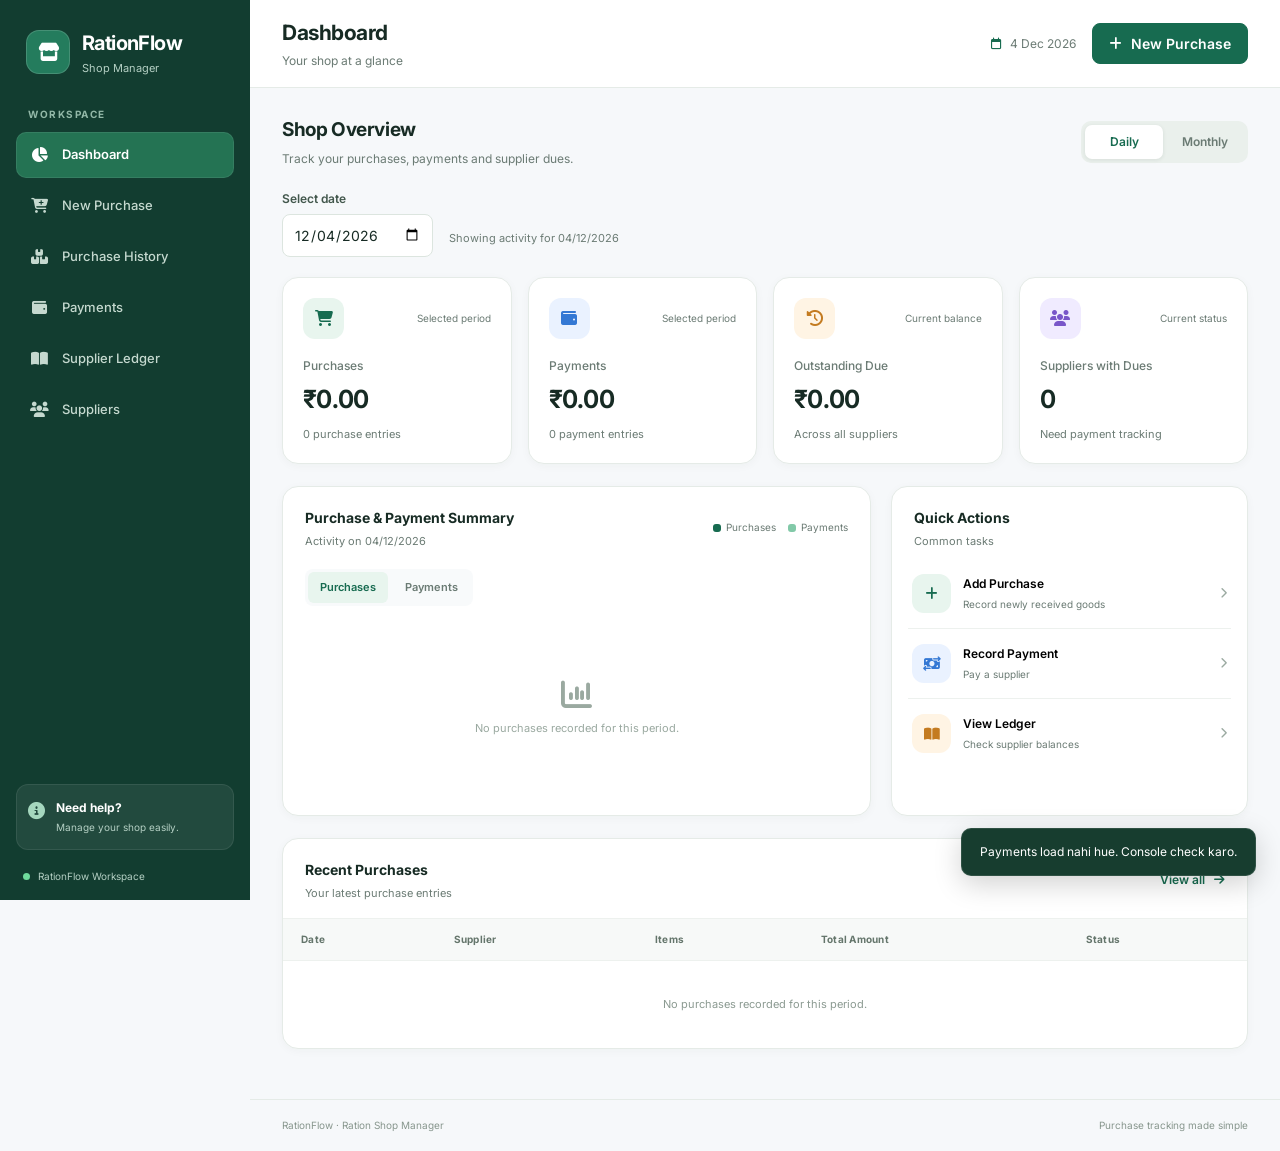
<file: frontend/index.html>
<!DOCTYPE html>
<html lang="en">
<head>
    <meta charset="UTF-8">
    <meta name="viewport" content="width=device-width, initial-scale=1.0">
    <meta name="theme-color" content="#176b50">

    <title>RationFlow | Ration Shop Manager</title>

    <link rel="preconnect" href="https://fonts.googleapis.com">
    <link rel="preconnect" href="https://fonts.gstatic.com" crossorigin>
    <link href="https://fonts.googleapis.com/css2?family=Inter:wght@400;500;600;700&display=swap" rel="stylesheet">
    <link href="https://cdnjs.cloudflare.com/ajax/libs/font-awesome/6.5.2/css/all.min.css" rel="stylesheet">
    <link rel="stylesheet" href="style.css">
    <script src="script.js" defer></script>
</head>

<body>
<div class="app-layout">

    <!-- SIDEBAR -->
    <aside class="sidebar" id="sidebar">
        <a href="#" class="brand" data-go="dashboard">
            <span class="brand-icon"><i class="fa-solid fa-store"></i></span>
            <span>
                <strong>RationFlow</strong>
                <small>Shop Manager</small>
            </span>
        </a>

        <div class="sidebar-label">WORKSPACE</div>

        <nav class="sidebar-nav">
            <button class="nav-item active" data-page="dashboard">
                <i class="fa-solid fa-chart-pie"></i>
                <span>Dashboard</span>
            </button>

            <button class="nav-item" data-page="purchase">
                <i class="fa-solid fa-cart-plus"></i>
                <span>New Purchase</span>
            </button>

            <button class="nav-item" data-page="history">
                <i class="fa-solid fa-boxes-stacked"></i>
                <span>Purchase History</span>
            </button>

            <button class="nav-item" data-page="payments">
                <i class="fa-solid fa-wallet"></i>
                <span>Payments</span>
            </button>

            <button class="nav-item" data-page="ledger">
                <i class="fa-solid fa-book-open"></i>
                <span>Supplier Ledger</span>
            </button>

            <button class="nav-item" data-page="suppliers">
                <i class="fa-solid fa-users"></i>
                <span>Suppliers</span>
            </button>
        </nav>

        <div class="sidebar-bottom">
            <div class="sidebar-help">
                <i class="fa-solid fa-circle-info"></i>
                <div>
                    <strong>Need help?</strong>
                    <small>Manage your shop easily.</small>
                </div>
            </div>
            <div class="sidebar-footer">
                <span class="status-dot"></span>
                <span>RationFlow Workspace</span>
            </div>
        </div>
    </aside>

    <!-- MAIN AREA -->
    <main class="main-area">

        <!-- TOP BAR -->
        <header class="topbar">
            <div class="topbar-left">
                <button class="icon-button menu-toggle" id="menu-toggle"
                        aria-label="Toggle menu">
                    <i class="fa-solid fa-bars"></i>
                </button>

                <div>
                    <h1 id="page-title">Dashboard</h1>
                    <p id="page-subtitle">Your shop at a glance</p>
                </div>
            </div>

            <div class="topbar-right">
                <div class="today-label">
                    <i class="fa-regular fa-calendar"></i>
                    <span id="current-date">Today</span>
                </div>

                <button class="primary-button" id="top-add-purchase">
                    <i class="fa-solid fa-plus"></i>
                    <span>New Purchase</span>
                </button>
            </div>
        </header>

        <div class="page-container">

            <!-- ================= DASHBOARD ================= -->
            <section class="page" id="dashboard-page">

                <div class="welcome-row">
                    <div>
                        <h2>Shop Overview</h2>
                        <p>Track your purchases, payments and supplier dues.</p>
                    </div>

                    <div class="period-control">
                        <button class="period-button active" data-period="daily">
                            Daily
                        </button>
                        <button class="period-button" data-period="monthly">
                            Monthly
                        </button>
                    </div>
                </div>

                <div class="filter-row">
                    <div class="filter-field" id="daily-filter">
                        <label for="dashboard-date">Select date</label>
                        <input type="date" id="dashboard-date">
                    </div>

                    <div class="filter-field hidden" id="monthly-filter">
                        <label for="dashboard-month">Select month</label>
                        <input type="month" id="dashboard-month">
                    </div>

                    <span class="filter-note" id="period-label">
                        Showing today's activity
                    </span>
                </div>

                <!-- SUMMARY CARDS -->
                <div class="stats-grid">

                    <article class="stat-card">
                        <div class="stat-top">
                            <span class="stat-icon green">
                                <i class="fa-solid fa-cart-shopping"></i>
                            </span>
                            <span class="stat-caption">Selected period</span>
                        </div>
                        <p class="stat-label">Purchases</p>
                        <h3 id="total-purchases">₹0</h3>
                        <p class="stat-description">
                            <span id="purchase-count">0</span> purchase entries
                        </p>
                    </article>

                    <article class="stat-card">
                        <div class="stat-top">
                            <span class="stat-icon blue">
                                <i class="fa-solid fa-wallet"></i>
                            </span>
                            <span class="stat-caption">Selected period</span>
                        </div>
                        <p class="stat-label">Payments</p>
                        <h3 id="total-payments">₹0</h3>
                        <p class="stat-description">
                            <span id="payment-count">0</span> payment entries
                        </p>
                    </article>

                    <article class="stat-card">
                        <div class="stat-top">
                            <span class="stat-icon orange">
                                <i class="fa-solid fa-clock-rotate-left"></i>
                            </span>
                            <span class="stat-caption">Current balance</span>
                        </div>
                        <p class="stat-label">Outstanding Due</p>
                        <h3 id="current-due">₹0</h3>
                        <p class="stat-description">Across all suppliers</p>
                    </article>

                    <article class="stat-card">
                        <div class="stat-top">
                            <span class="stat-icon purple">
                                <i class="fa-solid fa-users"></i>
                            </span>
                            <span class="stat-caption">Current status</span>
                        </div>
                        <p class="stat-label">Suppliers with Dues</p>
                        <h3 id="suppliers-with-dues">0</h3>
                        <p class="stat-description">Need payment tracking</p>
                    </article>

                </div>

                <!-- CHART + QUICK ACTIONS -->
                <div class="dashboard-grid">

                    <article class="panel chart-panel">
                        <div class="panel-heading">
                            <div>
                                <h3>Purchase & Payment Summary</h3>
                                <p id="chart-subtitle">Activity during the selected day</p>
                            </div>

                            <div class="chart-legend">
                                <span><i class="legend-dot purchase-dot"></i> Purchases</span>
                                <span><i class="legend-dot payment-dot"></i> Payments</span>
                            </div>
                        </div>

                        <div class="chart-switch">
                            <button class="chart-tab active" data-chart="purchases">
                                Purchases
                            </button>
                            <button class="chart-tab" data-chart="payments">
                                Payments
                            </button>
                        </div>

                        <div id="dashboard-chart" class="chart-area">
                            <div class="chart-placeholder">
                                <i class="fa-solid fa-chart-column"></i>
                                <p>Your chart will appear here when data is available.</p>
                            </div>
                        </div>
                    </article>

                    <article class="panel quick-actions-panel">
                        <div class="panel-heading">
                            <div>
                                <h3>Quick Actions</h3>
                                <p>Common tasks</p>
                            </div>
                        </div>

                        <button class="quick-action" data-go="purchase">
                            <span class="quick-action-icon green">
                                <i class="fa-solid fa-plus"></i>
                            </span>
                            <span>
                                <strong>Add Purchase</strong>
                                <small>Record newly received goods</small>
                            </span>
                            <i class="fa-solid fa-chevron-right"></i>
                        </button>

                        <button class="quick-action" data-go="payments">
                            <span class="quick-action-icon blue">
                                <i class="fa-solid fa-money-bill-transfer"></i>
                            </span>
                            <span>
                                <strong>Record Payment</strong>
                                <small>Pay a supplier</small>
                            </span>
                            <i class="fa-solid fa-chevron-right"></i>
                        </button>

                        <button class="quick-action" data-go="ledger">
                            <span class="quick-action-icon orange">
                                <i class="fa-solid fa-book-open"></i>
                            </span>
                            <span>
                                <strong>View Ledger</strong>
                                <small>Check supplier balances</small>
                            </span>
                            <i class="fa-solid fa-chevron-right"></i>
                        </button>
                    </article>

                </div>

                <!-- RECENT ACTIVITY -->
                <article class="panel recent-panel">
                    <div class="panel-heading">
                        <div>
                            <h3>Recent Purchases</h3>
                            <p>Your latest purchase entries</p>
                        </div>
                        <button class="text-button" data-go="history">
                            View all <i class="fa-solid fa-arrow-right"></i>
                        </button>
                    </div>

                    <div class="table-wrapper">
                        <table>
                            <thead>
                            <tr>
                                <th>Date</th>
                                <th>Supplier</th>
                                <th>Items</th>
                                <th>Total Amount</th>
                                <th>Status</th>
                            </tr>
                            </thead>
                            <tbody id="recent-purchases">
                            <tr>
                                <td colspan="5" class="empty-state">
                                    No purchases recorded yet.
                                </td>
                            </tr>
                            </tbody>
                        </table>
                    </div>
                </article>

            </section>

            <!-- ================= NEW PURCHASE ================= -->
            <section class="page hidden" id="purchase-page">

                <div class="section-intro">
                    <div>
                        <h2>Record New Purchase</h2>
                        <p>Enter the goods received from your supplier.</p>
                    </div>
                </div>

                <form id="purchase-form">

                    <article class="panel form-panel">
                        <div class="form-section-title">
                            <span class="section-number">01</span>
                            <div>
                                <h3>Purchase Details</h3>
                                <p>Supplier and purchase date</p>
                            </div>
                        </div>

                        <div class="form-grid two-columns">
                            <div class="form-field">
                                <label for="supplier-name">Supplier Name *</label>
                                <input id="supplier-name" name="supplierName"
                                       type="text" placeholder="Enter supplier name"
                                       list="supplier-options" required>
                                <datalist id="supplier-options"></datalist>
                            </div>

                            <div class="form-field">
                                <label for="purchase-date">Purchase Date *</label>
                                <input id="purchase-date" name="purchaseDate"
                                       type="date" required>
                            </div>
                        </div>
                    </article>

                    <article class="panel form-panel">
                        <div class="form-section-title">
                            <span class="section-number">02</span>
                            <div>
                                <h3>Items Purchased</h3>
                                <p>Add each product included in this purchase.</p>
                            </div>
                        </div>

                        <div class="items-table-header">
                            <span>Item Name</span>
                            <span>Price / Unit (₹)</span>
                            <span>Quantity</span>
                            <span>Item Total</span>
                            <span></span>
                        </div>

                        <div id="items-container"></div>

                        <button type="button" class="secondary-button" id="add-item">
                            <i class="fa-solid fa-plus"></i> Add Another Item
                        </button>

                        <div class="purchase-total-box">
                            <div>
                                <span>Total item types</span>
                                <strong id="item-count">0</strong>
                            </div>
                            <div>
                                <span>Grand Total</span>
                                <strong id="grand-total">₹0.00</strong>
                            </div>
                        </div>
                    </article>

                    <div class="form-actions">
                        <button type="reset" class="secondary-button" id="cancel-purchase">
                            Clear Form
                        </button>
                        <button type="submit" class="primary-button">
                            <i class="fa-solid fa-floppy-disk"></i> Save Purchase
                        </button>
                    </div>

                </form>
            </section>

            <!-- ================= PURCHASE HISTORY ================= -->
            <section class="page hidden" id="history-page">

                <div class="section-intro">
                    <div>
                        <h2>Purchase History</h2>
                        <p>Review your previous purchases.</p>
                    </div>
                    <button class="primary-button" data-go="purchase">
                        <i class="fa-solid fa-plus"></i> New Purchase
                    </button>
                </div>

                <article class="panel">
                    <div class="filter-toolbar">
                        <div class="search-field">
                            <i class="fa-solid fa-magnifying-glass"></i>
                            <input id="purchase-search" type="search"
                                   placeholder="Search supplier or item...">
                        </div>

                        <div class="filter-field">
                            <label for="history-from">From</label>
                            <input type="date" id="history-from">
                        </div>

                        <div class="filter-field">
                            <label for="history-to">To</label>
                            <input type="date" id="history-to">
                        </div>

                        <button class="secondary-button" id="clear-history-filters">
                            Clear Filters
                        </button>
                    </div>

                    <div class="table-wrapper">
                        <table>
                            <thead>
                            <tr>
                                <th>Date</th>
                                <th>Supplier</th>
                                <th>Items</th>
                                <th>Total Amount</th>
                                <th>Action</th>
                            </tr>
                            </thead>
                            <tbody id="history-purchases">
                            <tr>
                                <td colspan="5" class="empty-state">
                                    No purchases recorded yet.
                                </td>
                            </tr>
                            </tbody>
                        </table>
                    </div>
                </article>
            </section>

            <!-- ================= PAYMENTS ================= -->
            <section class="page hidden" id="payments-page">

                <div class="section-intro">
                    <div>
                        <h2>Supplier Payments</h2>
                        <p>Record payments made to your suppliers.</p>
                    </div>
                </div>

                <div class="stats-grid payment-summary-grid">
                    <article class="stat-card">
                        <p class="stat-label">Payments This Month</p>
                        <h3 id="payments-month-total">₹0</h3>
                    </article>
                    <article class="stat-card">
                        <p class="stat-label">Total Outstanding Due</p>
                        <h3 id="payments-current-due">₹0</h3>
                    </article>
                </div>

                <article class="panel form-panel">
                    <div class="form-section-title">
                        <span class="section-number">01</span>
                        <div>
                            <h3>Record a Payment</h3>
                            <p>Enter the amount paid to a supplier.</p>
                        </div>
                    </div>

                    <form id="payment-form">
                        <div class="form-grid two-columns">
                            <div class="form-field">
                                <label for="payment-supplier">Supplier Name *</label>
                                <input id="payment-supplier" name="supplierName"
                                       type="text" placeholder="Enter supplier name"
                                       list="supplier-options" required>
                            </div>

                            <div class="form-field">
                                <label for="payment-date">Payment Date *</label>
                                <input id="payment-date" name="paymentDate"
                                       type="date" required>
                            </div>

                            <div class="form-field">
                                <label for="payment-amount">Amount Paid (₹) *</label>
                                <input id="payment-amount" name="amount"
                                       type="number" min="0.01" step="0.01"
                                       placeholder="e.g. 2000" required>
                            </div>

                            <div class="form-field">
                                <label for="payment-method">Payment Method</label>
                                <select id="payment-method" name="paymentMethod">
                                    <option value="Cash">Cash</option>
                                    <option value="UPI">UPI</option>
                                    <option value="Bank Transfer">Bank Transfer</option>
                                    <option value="Other">Other</option>
                                </select>
                            </div>

                            <div class="form-field full-width">
                                <label for="payment-note">Note (Optional)</label>
                                <input id="payment-note" name="note" type="text"
                                       placeholder="e.g. Advance or bill reference">
                            </div>
                        </div>

                        <div class="form-actions">
                            <button type="reset" class="secondary-button">
                                Clear Form
                            </button>
                            <button type="submit" class="primary-button">
                                <i class="fa-solid fa-check"></i> Save Payment
                            </button>
                        </div>
                    </form>
                </article>

                <article class="panel recent-panel">
                    <div class="panel-heading">
                        <div>
                            <h3>Payment History</h3>
                            <p>Previously recorded supplier payments</p>
                        </div>
                        <button class="text-button" data-go="ledger">
                            Open Ledger <i class="fa-solid fa-arrow-right"></i>
                        </button>
                    </div>

                    <div class="filter-toolbar">
                        <div class="search-field">
                            <i class="fa-solid fa-magnifying-glass"></i>
                            <input id="payment-search" type="search"
                                   placeholder="Search supplier...">
                        </div>
                        <div class="filter-field">
                            <label for="payment-history-from">From</label>
                            <input type="date" id="payment-history-from">
                        </div>
                        <div class="filter-field">
                            <label for="payment-history-to">To</label>
                            <input type="date" id="payment-history-to">
                        </div>
                    </div>

                    <div class="table-wrapper">
                        <table>
                            <thead>
                            <tr>
                                <th>Date</th>
                                <th>Supplier</th>
                                <th>Method</th>
                                <th>Note</th>
                                <th>Amount Paid</th>
                            </tr>
                            </thead>
                            <tbody id="payment-history">
                            <tr>
                                <td colspan="5" class="empty-state">
                                    No payments recorded yet.
                                </td>
                            </tr>
                            </tbody>
                        </table>
                    </div>
                </article>
            </section>

            <!-- ================= SUPPLIER LEDGER ================= -->
            <section class="page hidden" id="ledger-page">

                <div class="section-intro">
                    <div>
                        <h2>Supplier Ledger</h2>
                        <p>View purchases, payments and outstanding balance for each supplier.</p>
                    </div>
                </div>

                <article class="panel ledger-selector-panel">
                    <div class="form-grid two-columns">
                        <div class="form-field">
                            <label for="ledger-supplier">Select Supplier *</label>
                            <input id="ledger-supplier" type="text"
                                   list="supplier-options"
                                   placeholder="Search supplier by name">
                        </div>

                        <div class="form-field">
                            <label for="ledger-from">From Date</label>
                            <input id="ledger-from" type="date">
                        </div>

                        <div class="form-field">
                            <label for="ledger-to">To Date</label>
                            <input id="ledger-to" type="date">
                        </div>

                        <div class="form-field ledger-actions">
                            <label>&nbsp;</label>
                            <button class="primary-button" id="view-ledger" type="button">
                                <i class="fa-solid fa-magnifying-glass"></i> View Ledger
                            </button>
                        </div>
                    </div>
                </article>

                <div class="stats-grid ledger-summary-grid">
                    <article class="stat-card">
                        <p class="stat-label">Total Purchases</p>
                        <h3 id="ledger-total-purchases">₹0</h3>
                    </article>
                    <article class="stat-card">
                        <p class="stat-label">Total Payments</p>
                        <h3 id="ledger-total-payments">₹0</h3>
                    </article>
                    <article class="stat-card">
                        <p class="stat-label">Outstanding Balance</p>
                        <h3 id="ledger-balance">₹0</h3>
                    </article>
                </div>

                <article class="panel recent-panel">
                    <div class="panel-heading">
                        <div>
                            <h3 id="ledger-heading">Account Transactions</h3>
                            <p>Purchases increase the balance; payments reduce it.</p>
                        </div>
                        <button class="secondary-button" id="print-ledger" type="button">
                            <i class="fa-solid fa-print"></i> Print
                        </button>
                    </div>

                    <div class="table-wrapper">
                        <table>
                            <thead>
                            <tr>
                                <th>Date</th>
                                <th>Transaction Details</th>
                                <th>Purchase / Debit</th>
                                <th>Payment / Credit</th>
                                <th>Running Balance</th>
                            </tr>
                            </thead>
                            <tbody id="ledger-transactions">
                            <tr>
                                <td colspan="5" class="empty-state">
                                    Select a supplier to view their ledger.
                                </td>
                            </tr>
                            </tbody>
                        </table>
                    </div>
                </article>
            </section>

            <!-- ================= SUPPLIERS ================= -->
            <section class="page hidden" id="suppliers-page">

                <div class="section-intro">
                    <div>
                        <h2>Suppliers</h2>
                        <p>Manage the suppliers you purchase goods from.</p>
                    </div>
                    <button class="primary-button" id="add-supplier-button" type="button">
                        <i class="fa-solid fa-plus"></i> Add Supplier
                    </button>
                </div>

                <article class="panel">
                    <div class="filter-toolbar">
                        <div class="search-field">
                            <i class="fa-solid fa-magnifying-glass"></i>
                            <input id="supplier-search" type="search"
                                   placeholder="Search supplier...">
                        </div>
                    </div>

                    <div class="table-wrapper">
                        <table>
                            <thead>
                            <tr>
                                <th>Supplier Name</th>
                                <th>Total Purchases</th>
                                <th>Total Payments</th>
                                <th>Outstanding Due</th>
                                <th>Action</th>
                            </tr>
                            </thead>
                            <tbody id="suppliers-table">
                            <tr>
                                <td colspan="5" class="empty-state">
                                    Supplier information will appear here.
                                </td>
                            </tr>
                            </tbody>
                        </table>
                    </div>
                </article>
            </section>

        </div>

        <!-- FOOTER -->
        <footer class="main-footer">
            <span>RationFlow · Ration Shop Manager</span>
            <span>Purchase tracking made simple</span>
        </footer>
    </main>
</div>

<!-- TOAST NOTIFICATIONS -->
<div id="toast" class="toast" role="status" aria-live="polite"></div>

<!-- ADD SUPPLIER DIALOG -->
<dialog id="supplier-dialog" class="supplier-dialog">
    <form id="supplier-form">
        <div class="panel-heading">
            <div>
                <h3>Add Supplier</h3>
                <p>Enter supplier details.</p>
            </div>
            <button type="button" class="icon-button" id="close-supplier-dialog"
                    aria-label="Close dialog">
                <i class="fa-solid fa-xmark"></i>
            </button>
        </div>

        <div class="form-grid">
            <div class="form-field">
                <label for="new-supplier-name">Supplier Name *</label>
                <input id="new-supplier-name" name="name" type="text"
                       placeholder="Supplier name" required>
            </div>

            <div class="form-field">
                <label for="new-supplier-phone">Phone Number</label>
                <input id="new-supplier-phone" name="phone" type="tel"
                       placeholder="Optional phone number">
            </div>

            <div class="form-field">
                <label for="new-supplier-address">Address</label>
                <textarea id="new-supplier-address" name="address" rows="3"
                          placeholder="Optional address"></textarea>
            </div>
        </div>

        <div class="form-actions">
            <button type="button" class="secondary-button" id="cancel-supplier-dialog">
                Cancel
            </button>
            <button type="submit" class="primary-button">
                Save Supplier
            </button>
        </div>
    </form>
</dialog>

</body>
</html>
</file>
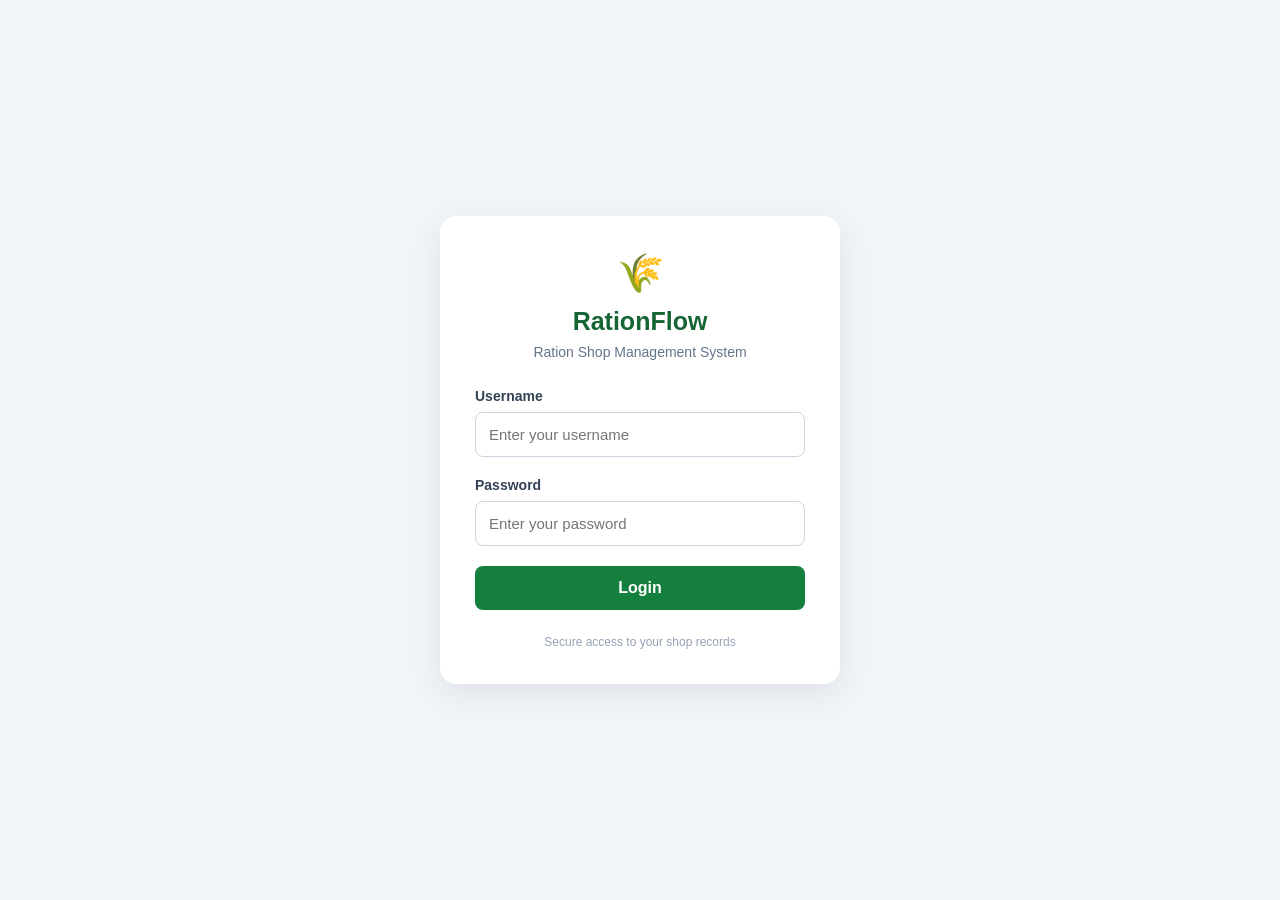
<file: frontend/login.html>
<!DOCTYPE html>
<html lang="en">

<head>
    <meta charset="UTF-8">
    <meta name="viewport" content="width=device-width, initial-scale=1.0">
    <title>Login | RationFlow</title>

    <style>
        * {
            box-sizing: border-box;
            margin: 0;
            padding: 0;
            font-family: Arial, sans-serif;
        }

        body {
            min-height: 100vh;
            display: flex;
            align-items: center;
            justify-content: center;
            padding: 20px;
            background: #f1f5f9;
        }

        .login-card {
            width: 100%;
            max-width: 400px;
            background: white;
            padding: 35px;
            border-radius: 16px;
            box-shadow: 0 10px 35px rgba(0, 0, 0, 0.08);
        }

        .logo {
            text-align: center;
            font-size: 38px;
            margin-bottom: 12px;
        }

        h1 {
            text-align: center;
            font-size: 25px;
            color: #166534;
            margin-bottom: 8px;
        }

        .subtitle {
            text-align: center;
            color: #64748b;
            font-size: 14px;
            margin-bottom: 28px;
        }

        label {
            display: block;
            margin-bottom: 8px;
            font-size: 14px;
            font-weight: bold;
            color: #334155;
        }

        input {
            width: 100%;
            padding: 13px;
            margin-bottom: 20px;
            border: 1px solid #cbd5e1;
            border-radius: 8px;
            font-size: 15px;
            outline: none;
        }

        input:focus {
            border-color: #16a34a;
            box-shadow: 0 0 0 3px rgba(22, 163, 74, 0.12);
        }

        button {
            width: 100%;
            padding: 13px;
            border: none;
            border-radius: 8px;
            background: #15803d;
            color: white;
            font-size: 16px;
            font-weight: bold;
            cursor: pointer;
        }

        button:hover {
            background: #166534;
        }

        .message {
            margin-top: 15px;
            text-align: center;
            font-size: 13px;
            color: #b91c1c;
        }

        .footer {
            text-align: center;
            margin-top: 25px;
            font-size: 12px;
            color: #94a3b8;
        }
    </style>
</head>

<body>
    <main class="login-card">
        <div class="logo">🌾</div>

        <h1>RationFlow</h1>
        <p class="subtitle">Ration Shop Management System</p>

        <form id="login-form">
            <label for="username">Username</label>
            <input type="text" id="username" placeholder="Enter your username" autocomplete="username" required>

            <label for="password">Password</label>
            <input type="password" id="password" placeholder="Enter your password" autocomplete="current-password"
                required>

            <button type="submit">Login</button>

            <p class="message" id="message" role="alert"></p>
        </form>

        <p class="footer">Secure access to your shop records</p>
    </main>


    <script>
        document.getElementById("login-form").addEventListener("submit", async function (event) {
            event.preventDefault();

            const username = document.getElementById("username").value.trim();
            const password = document.getElementById("password").value;
            const message = document.getElementById("message");
            const button = this.querySelector("button[type='submit']");

            message.textContent = "";
            button.disabled = true;
            button.textContent = "Logging in...";

            try {
                const response = await fetch(`${window.location.protocol}//${window.location.hostname}:8080/api/auth/login`, {
                    method: "POST",
                    headers: {
                        "Content-Type": "application/json"
                    },
                    body: JSON.stringify({
                        username: username,
                        password: password
                    })
                });

                const data = await response.json();

                if (response.ok) {
                    message.textContent = "Login successful! Opening dashboard...";
                    window.location.href = "index.html";
                } else {
                    message.textContent = data.message || "Invalid username or password.";
                }

            } catch (error) {
                message.textContent = "Backend connect nahi ho raha. Check karo ki Spring Boot running hai.";
            } finally {
                button.disabled = false;
                button.textContent = "Login";
            }
        });
    </script>

</body>

</html>
</file>
<file: frontend/style.css>
/* =========================================
   RATIONFLOW - RATION SHOP MANAGER
   Main stylesheet
========================================= */

:root {
    --primary: #176b50;
    --primary-dark: #10553e;
    --primary-light: #e8f5ee;
    --primary-soft: #f1f8f4;

    --background: #f6f8fa;
    --surface: #ffffff;
    --surface-secondary: #f8fafb;

    --text: #172b24;
    --text-secondary: #6b7b74;
    --border: #e5ebe7;

    --blue: #3478d4;
    --blue-light: #eaf2ff;
    --orange: #c47b20;
    --orange-light: #fff4e4;
    --purple: #7956c9;
    --purple-light: #f0ebff;

    --success: #16835d;
    --danger: #cf4141;

    --sidebar-width: 250px;

    --radius-sm: 8px;
    --radius-md: 12px;
    --radius-lg: 16px;

    --shadow: 0 2px 10px rgba(25, 48, 37, 0.035);
}

/* ---------- RESET ---------- */

* {
    box-sizing: border-box;
    margin: 0;
    padding: 0;
}

html {
    scroll-behavior: smooth;
}

body {
    font-family: "Inter", sans-serif;
    background: var(--background);
    color: var(--text);
    font-size: 14px;
    line-height: 1.5;
}

button,
input,
select,
textarea {
    font: inherit;
}

button {
    cursor: pointer;
}

button:focus-visible,
input:focus-visible,
select:focus-visible,
textarea:focus-visible {
    outline: 3px solid rgba(23, 107, 80, 0.18);
    outline-offset: 2px;
}

button:disabled {
    opacity: 0.55;
    cursor: not-allowed;
}

input,
select,
textarea {
    width: 100%;
    min-width: 0;
    color: var(--text);
}

input::placeholder,
textarea::placeholder {
    color: #9aa69f;
}

a {
    color: inherit;
    text-decoration: none;
}

.hidden {
    display: none !important;
}

/* ---------- MAIN LAYOUT ---------- */

.app-layout {
    min-height: 100vh;
}

.sidebar {
    position: fixed;
    inset: 0 auto 0 0;
    width: var(--sidebar-width);
    background: #123d30;
    color: #ffffff;
    display: flex;
    flex-direction: column;
    padding: 24px 16px 16px;
    z-index: 100;
    overflow-y: auto;
}

.main-area {
    min-height: 100vh;
    margin-left: var(--sidebar-width);
    display: flex;
    flex-direction: column;
}

.page-container {
    width: 100%;
    max-width: 1600px;
    margin: 0 auto;
    padding: 28px 32px;
    flex: 1;
}

.page {
    display: block;
}

.page.hidden {
    display: none !important;
}

/* ---------- BRAND ---------- */

.brand {
    display: flex;
    align-items: center;
    gap: 12px;
    padding: 4px 10px 30px;
}

.brand-icon {
    width: 44px;
    height: 44px;
    display: grid;
    place-items: center;
    background: #247c5d;
    border: 1px solid rgba(255, 255, 255, 0.15);
    border-radius: 13px;
    font-size: 19px;
    color: #ffffff;
}

.brand strong {
    display: block;
    font-size: 20px;
    font-weight: 700;
    letter-spacing: -0.6px;
}

.brand small {
    display: block;
    margin-top: 2px;
    font-size: 11px;
    color: #b4cfc3;
}

.sidebar-label {
    padding: 0 12px;
    margin-bottom: 10px;
    font-size: 10px;
    letter-spacing: 1.5px;
    font-weight: 700;
    color: #92b8a7;
}

/* ---------- NAVIGATION ---------- */

.sidebar-nav {
    display: flex;
    flex-direction: column;
    gap: 5px;
}

.nav-item {
    width: 100%;
    min-height: 46px;
    padding: 0 13px;
    display: flex;
    align-items: center;
    gap: 13px;
    color: #c5d9cf;
    border: 1px solid transparent;
    border-radius: 10px;
    background: transparent;
    text-align: left;
    font-size: 13px;
    font-weight: 500;
    transition: background 0.2s, color 0.2s;
}

.nav-item i {
    width: 19px;
    text-align: center;
    font-size: 15px;
}

.nav-item:hover {
    color: #ffffff;
    background: rgba(255, 255, 255, 0.07);
}

.nav-item.active {
    color: #ffffff;
    background: #247353;
    border-color: rgba(255, 255, 255, 0.08);
    font-weight: 600;
}

.sidebar-bottom {
    margin-top: auto;
    padding-top: 30px;
}

.sidebar-help {
    display: flex;
    align-items: flex-start;
    gap: 11px;
    padding: 14px 11px;
    background: rgba(255, 255, 255, 0.07);
    border: 1px solid rgba(255, 255, 255, 0.08);
    border-radius: 12px;
}

.sidebar-help > i {
    margin-top: 3px;
    color: #a5d7be;
    font-size: 17px;
}

.sidebar-help strong,
.sidebar-help small {
    display: block;
}

.sidebar-help strong {
    font-size: 12px;
}

.sidebar-help small {
    margin-top: 3px;
    color: #b4cfc3;
    font-size: 10px;
}

.sidebar-footer {
    display: flex;
    align-items: center;
    gap: 8px;
    margin-top: 19px;
    padding: 0 7px;
    color: #b4cfc3;
    font-size: 10px;
}

.status-dot {
    width: 7px;
    height: 7px;
    border-radius: 50%;
    background: #6fdb9c;
}

/* ---------- TOP BAR ---------- */

.topbar {
    position: sticky;
    top: 0;
    z-index: 50;
    min-height: 88px;
    padding: 17px 32px;
    display: flex;
    align-items: center;
    justify-content: space-between;
    gap: 20px;
    background: rgba(255, 255, 255, 0.96);
    border-bottom: 1px solid var(--border);
    backdrop-filter: blur(12px);
}

.topbar-left,
.topbar-right {
    display: flex;
    align-items: center;
    gap: 15px;
}

.topbar h1 {
    font-size: 21px;
    font-weight: 700;
    letter-spacing: -0.5px;
}

.topbar p {
    margin-top: 3px;
    color: var(--text-secondary);
    font-size: 12px;
}

.topbar-right {
    gap: 16px;
}

.today-label {
    display: flex;
    align-items: center;
    gap: 8px;
    color: var(--text-secondary);
    white-space: nowrap;
    font-size: 12px;
}

.today-label i {
    color: var(--primary);
}

.menu-toggle {
    display: none !important;
}

/* ---------- BUTTONS ---------- */

.primary-button,
.secondary-button,
.text-button,
.icon-button {
    display: inline-flex;
    align-items: center;
    justify-content: center;
    gap: 9px;
    border-radius: var(--radius-sm);
    font-weight: 600;
    transition: background 0.2s, border-color 0.2s;
}

.primary-button {
    min-height: 41px;
    padding: 0 16px;
    color: #ffffff;
    background: var(--primary);
    border: 1px solid var(--primary);
    white-space: nowrap;
}

.primary-button:hover {
    background: var(--primary-dark);
    border-color: var(--primary-dark);
}

.secondary-button {
    min-height: 39px;
    padding: 0 13px;
    color: var(--text);
    background: #ffffff;
    border: 1px solid #dce5df;
}

.secondary-button:hover {
    background: var(--primary-soft);
    border-color: #b8d7c7;
}

.text-button {
    padding: 6px 0;
    color: var(--primary);
    background: transparent;
    border: none;
    font-size: 12px;
    white-space: nowrap;
}

.text-button:hover {
    color: var(--primary-dark);
}

.icon-button {
    width: 38px;
    height: 38px;
    color: var(--text);
    background: #ffffff;
    border: 1px solid var(--border);
}

/* ---------- HEADINGS ---------- */

.welcome-row,
.section-intro {
    display: flex;
    align-items: center;
    justify-content: space-between;
    gap: 20px;
    margin-bottom: 22px;
}

.welcome-row h2,
.section-intro h2 {
    font-size: 19px;
    font-weight: 700;
    letter-spacing: -0.4px;
}

.welcome-row p,
.section-intro p {
    margin-top: 5px;
    color: var(--text-secondary);
    font-size: 12px;
}

.period-control {
    display: flex;
    align-items: center;
    gap: 3px;
    padding: 4px;
    background: #eaf0ec;
    border-radius: 10px;
}

.period-button {
    min-width: 78px;
    padding: 8px 15px;
    color: var(--text-secondary);
    background: transparent;
    border: none;
    border-radius: 7px;
    font-size: 12px;
    font-weight: 600;
}

.period-button.active {
    color: var(--primary);
    background: #ffffff;
    box-shadow: 0 1px 4px rgba(20, 45, 32, 0.09);
}

/* ---------- FILTERS ---------- */

.filter-row {
    display: flex;
    align-items: flex-end;
    gap: 16px;
    flex-wrap: wrap;
    margin-bottom: 20px;
}

.filter-field {
    display: flex;
    flex-direction: column;
    gap: 6px;
    min-width: 150px;
}

.filter-field label,
.form-field label {
    color: #42574c;
    font-size: 12px;
    font-weight: 600;
}

.filter-field input,
.form-field input,
.form-field select,
.form-field textarea {
    width: 100%;
    min-height: 41px;
    padding: 9px 11px;
    border: 1px solid #dce5df;
    border-radius: var(--radius-sm);
    background: #ffffff;
    color: var(--text);
    transition: border-color 0.2s, box-shadow 0.2s;
}

.filter-field input:focus,
.form-field input:focus,
.form-field select:focus,
.form-field textarea:focus,
.search-field input:focus {
    outline: none;
    border-color: #64a88a;
    box-shadow: 0 0 0 3px rgba(23, 107, 80, 0.08);
}

.filter-note {
    padding-bottom: 10px;
    color: var(--text-secondary);
    font-size: 11px;
}

/* ---------- SUMMARY CARDS ---------- */

.stats-grid {
    display: grid;
    grid-template-columns: repeat(4, minmax(0, 1fr));
    gap: 16px;
    margin-bottom: 22px;
}

.stat-card {
    min-width: 0;
    padding: 20px;
    background: var(--surface);
    border: 1px solid var(--border);
    border-radius: var(--radius-lg);
    box-shadow: var(--shadow);
}

.stat-top {
    display: flex;
    align-items: center;
    justify-content: space-between;
    gap: 8px;
    margin-bottom: 18px;
}

.stat-icon,
.quick-action-icon {
    display: inline-grid;
    flex-shrink: 0;
    place-items: center;
    width: 41px;
    height: 41px;
    border-radius: 12px;
    font-size: 16px;
}

.green {
    color: var(--primary);
    background: var(--primary-light);
}

.blue {
    color: var(--blue);
    background: var(--blue-light);
}

.orange {
    color: var(--orange);
    background: var(--orange-light);
}

.purple {
    color: var(--purple);
    background: var(--purple-light);
}

.stat-caption {
    color: var(--text-secondary);
    font-size: 10px;
}

.stat-label {
    color: var(--text-secondary);
    font-size: 12px;
    font-weight: 500;
}

.stat-card h3 {
    margin-top: 6px;
    overflow-wrap: anywhere;
    font-size: clamp(19px, 2vw, 25px);
    font-weight: 700;
    letter-spacing: -0.7px;
    font-variant-numeric: tabular-nums;
}

.stat-description {
    margin-top: 8px;
    color: var(--text-secondary);
    font-size: 11px;
}

.payment-summary-grid,
.ledger-summary-grid {
    grid-template-columns: repeat(3, minmax(0, 1fr));
}

/* ---------- PANELS ---------- */

.panel {
    min-width: 0;
    margin-bottom: 22px;
    background: var(--surface);
    border: 1px solid var(--border);
    border-radius: var(--radius-lg);
    box-shadow: var(--shadow);
}

.panel-heading {
    display: flex;
    align-items: center;
    justify-content: space-between;
    gap: 16px;
    padding: 20px 22px;
}

.panel-heading h3,
.form-section-title h3 {
    font-size: 14px;
    font-weight: 700;
}

.panel-heading p,
.form-section-title p {
    margin-top: 5px;
    color: var(--text-secondary);
    font-size: 11px;
}

/* ---------- DASHBOARD GRID ---------- */

.dashboard-grid {
    display: grid;
    grid-template-columns: minmax(0, 1.65fr) minmax(270px, 1fr);
    gap: 20px;
    align-items: stretch;
}

.dashboard-grid .panel {
    margin-bottom: 22px;
}

.chart-panel,
.quick-actions-panel {
    min-height: 330px;
}

.chart-legend {
    display: flex;
    flex-wrap: wrap;
    gap: 12px;
    color: var(--text-secondary);
    font-size: 10px;
}

.chart-legend span {
    display: inline-flex;
    align-items: center;
    gap: 5px;
}

.legend-dot {
    width: 8px;
    height: 8px;
    border-radius: 3px;
}

.purchase-dot {
    background: var(--primary);
}

.payment-dot {
    background: #82c9a8;
}

.chart-switch {
    display: flex;
    gap: 5px;
    margin: 0 22px;
    padding: 3px;
    background: var(--surface-secondary);
    border-radius: 8px;
    width: fit-content;
}

.chart-tab {
    padding: 7px 12px;
    color: var(--text-secondary);
    background: transparent;
    border: none;
    border-radius: 6px;
    font-size: 11px;
    font-weight: 600;
}

.chart-tab.active {
    color: var(--primary);
    background: var(--primary-light);
}

.chart-area {
    min-height: 205px;
    padding: 22px;
}

.chart-placeholder {
    min-height: 160px;
    display: flex;
    flex-direction: column;
    align-items: center;
    justify-content: center;
    gap: 10px;
    color: #9aa9a0;
    text-align: center;
}

.chart-placeholder i {
    font-size: 31px;
}

.chart-placeholder p {
    max-width: 260px;
    font-size: 11px;
}

/* Chart elements generated later by JavaScript */

.chart-bars {
    display: flex;
    align-items: stretch;
    justify-content: space-around;
    gap: 12px;
    height: 165px;
}

.chart-bar-group {
    flex: 1;
    min-width: 0;
    display: flex;
    flex-direction: column;
    align-items: center;
    justify-content: flex-end;
    gap: 8px;
}

.chart-bar-track {
    width: 100%;
    max-width: 38px;
    height: 125px;
    display: flex;
    align-items: flex-end;
    overflow: hidden;
    background: #f0f4f1;
    border-radius: 7px 7px 3px 3px;
}

.chart-bar {
    width: 100%;
    min-height: 0;
    border-radius: 6px 6px 2px 2px;
    background: var(--primary);
    transition: height 0.3s;
}

.chart-bar.payment-bar {
    background: #82c9a8;
}

.chart-bar-label {
    color: var(--text-secondary);
    font-size: 10px;
    text-align: center;
    overflow-wrap: anywhere;
}

.chart-bar-value {
    color: var(--text);
    font-size: 10px;
    font-weight: 600;
    text-align: center;
}

/* ---------- QUICK ACTIONS ---------- */

.quick-actions-panel .panel-heading {
    padding-bottom: 10px;
}

.quick-action {
    width: calc(100% - 32px);
    margin: 0 16px;
    padding: 15px 4px;
    display: flex;
    align-items: center;
    gap: 12px;
    text-align: left;
    background: transparent;
    border: none;
    border-bottom: 1px solid #edf1ee;
}

.quick-action:last-child {
    border-bottom: none;
}

.quick-action:hover {
    background: #f8fbf9;
}

.quick-action-icon {
    width: 39px;
    height: 39px;
    font-size: 14px;
}

.quick-action > span:nth-child(2) {
    flex: 1;
    min-width: 0;
}

.quick-action strong,
.quick-action small {
    display: block;
}

.quick-action strong {
    font-size: 12px;
    font-weight: 600;
}

.quick-action small {
    margin-top: 4px;
    color: var(--text-secondary);
    font-size: 10px;
}

.quick-action > i {
    color: #9baaa1;
    font-size: 11px;
}

/* ---------- TABLES ---------- */

.table-wrapper {
    width: 100%;
    overflow-x: auto;
}

table {
    width: 100%;
    border-collapse: collapse;
    text-align: left;
    white-space: nowrap;
}

thead {
    background: #f7f9f8;
}

th {
    padding: 13px 18px;
    color: #64756b;
    border-top: 1px solid #edf1ee;
    border-bottom: 1px solid #edf1ee;
    font-size: 10px;
    font-weight: 700;
    letter-spacing: 0.25px;
}

td {
    padding: 14px 18px;
    color: #33483c;
    border-bottom: 1px solid #edf1ee;
    font-size: 11px;
}

tbody tr:last-child td {
    border-bottom: none;
}

tbody tr:hover td {
    background: #fbfdfb;
}

.empty-state {
    padding: 35px 18px;
    color: #8b9a91;
    text-align: center;
    white-space: normal;
}

.recent-panel .panel-heading {
    padding-bottom: 17px;
}

.status-badge {
    display: inline-flex;
    align-items: center;
    gap: 5px;
    padding: 5px 9px;
    border-radius: 20px;
    background: var(--primary-light);
    color: var(--primary);
    font-size: 10px;
    font-weight: 600;
}

.status-badge.pending {
    background: var(--orange-light);
    color: #a66615;
}

.status-badge.paid {
    background: var(--primary-light);
    color: var(--success);
}

.status-badge.neutral {
    background: #edf1ee;
    color: #65756c;
}

.table-action {
    padding: 5px 8px;
    color: var(--primary);
    background: var(--primary-light);
    border: none;
    border-radius: 6px;
    font-size: 10px;
    font-weight: 600;
}

.table-action:hover {
    background: #d8eee2;
}

.danger-button {
    color: var(--danger);
    background: #fff0f0;
}

.amount-positive {
    color: var(--success);
    font-weight: 600;
}

.amount-negative {
    color: var(--danger);
    font-weight: 600;
}

/* ---------- FORMS ---------- */

.form-panel {
    padding: 23px;
}

.form-section-title {
    display: flex;
    align-items: center;
    gap: 13px;
    margin-bottom: 22px;
}

.section-number {
    width: 37px;
    height: 37px;
    display: grid;
    place-items: center;
    flex-shrink: 0;
    color: var(--primary);
    background: var(--primary-light);
    border-radius: 10px;
    font-size: 12px;
    font-weight: 700;
}

.form-grid {
    display: grid;
    grid-template-columns: 1fr;
    gap: 18px;
}

.form-grid.two-columns {
    grid-template-columns: repeat(2, minmax(0, 1fr));
}

.form-field {
    display: flex;
    flex-direction: column;
    gap: 8px;
    min-width: 0;
}

.form-field textarea {
    resize: vertical;
    min-height: 80px;
}

.full-width {
    grid-column: 1 / -1;
}

.form-actions {
    display: flex;
    justify-content: flex-end;
    align-items: center;
    gap: 10px;
    margin: 22px 0;
}

.form-actions .primary-button,
.form-actions .secondary-button {
    min-height: 43px;
}

/* ---------- PURCHASE ITEMS ---------- */

.items-table-header,
.item-row {
    display: grid;
    grid-template-columns: minmax(110px, 1.5fr) minmax(100px, 1fr)
                           minmax(80px, 0.7fr) minmax(95px, 1fr) 35px;
    align-items: center;
    gap: 10px;
}

.items-table-header {
    padding: 0 0 11px;
    color: var(--text-secondary);
    font-size: 10px;
    font-weight: 600;
}

.item-row {
    padding: 12px 0;
    border-top: 1px solid #edf1ee;
}

.item-row input {
    width: 100%;
    min-width: 0;
    height: 39px;
    padding: 8px 9px;
    border: 1px solid #dce5df;
    border-radius: 7px;
    background: #ffffff;
}

.item-row input:focus {
    outline: none;
    border-color: #64a88a;
}

.item-total {
    font-size: 12px;
    font-weight: 600;
    overflow-wrap: anywhere;
}

.remove-item {
    width: 31px;
    height: 31px;
    display: grid;
    place-items: center;
    color: var(--danger);
    background: #fff1f1;
    border: none;
    border-radius: 7px;
}

.remove-item:hover {
    background: #ffe1e1;
}

.purchase-total-box {
    display: flex;
    align-items: center;
    justify-content: space-between;
    gap: 20px;
    margin-top: 22px;
    padding: 20px;
    background: var(--primary-soft);
    border: 1px solid #dceee3;
    border-radius: 12px;
}

.purchase-total-box > div {
    display: flex;
    flex-direction: column;
    gap: 4px;
}

.purchase-total-box span {
    color: var(--text-secondary);
    font-size: 11px;
}

.purchase-total-box strong {
    color: var(--primary);
    font-size: 20px;
    font-weight: 700;
}

.purchase-total-box > div:first-child strong {
    font-size: 15px;
}

/* ---------- FILTER TOOLBAR ---------- */

.filter-toolbar {
    display: flex;
    align-items: flex-end;
    flex-wrap: wrap;
    gap: 13px;
    padding: 18px 22px;
}

.search-field {
    min-width: 200px;
    flex: 1;
    display: flex;
    align-items: center;
    gap: 9px;
    min-height: 41px;
    padding: 0 12px;
    background: #ffffff;
    border: 1px solid #dce5df;
    border-radius: 8px;
}

.search-field:focus-within {
    border-color: #64a88a;
    box-shadow: 0 0 0 3px rgba(23, 107, 80, 0.08);
}

.search-field i {
    color: #91a198;
    font-size: 12px;
}

.search-field input {
    min-height: 39px;
    padding: 5px 0;
    border: none;
    background: transparent;
    font-size: 12px;
}

.search-field input:focus {
    box-shadow: none;
}

.filter-toolbar .filter-field {
    min-width: 135px;
}

/* ---------- LEDGER ---------- */

.ledger-selector-panel {
    padding: 22px;
}

.ledger-actions {
    justify-content: flex-end;
}

.ledger-actions .primary-button {
    min-height: 41px;
}

.ledger-summary-grid .stat-card {
    min-height: 105px;
}

.ledger-summary-grid .stat-card h3 {
    margin-top: 13px;
}

#ledger-transactions td:nth-child(3),
#ledger-transactions td:nth-child(4),
#ledger-transactions td:nth-child(5) {
    font-variant-numeric: tabular-nums;
}

/* ---------- DIALOG ---------- */

.supplier-dialog {
    width: min(500px, calc(100% - 32px));
    max-width: 500px;
    max-height: 90vh;
    margin: auto;
    padding: 22px;
    overflow-y: auto;
    color: var(--text);
    background: #ffffff;
    border: 1px solid var(--border);
    border-radius: 16px;
    box-shadow: 0 20px 70px rgba(20, 40, 30, 0.2);
}

.supplier-dialog::backdrop {
    background: rgba(13, 35, 25, 0.45);
    backdrop-filter: blur(3px);
}

.supplier-dialog .panel-heading {
    padding: 0 0 22px;
}

.supplier-dialog .form-actions {
    margin-bottom: 0;
}

/* ---------- TOAST ---------- */

.toast {
    position: fixed;
    right: 24px;
    bottom: 24px;
    z-index: 1000;
    max-width: min(380px, calc(100% - 32px));
    padding: 14px 18px;
    color: #ffffff;
    background: #173d2f;
    border: 1px solid rgba(255, 255, 255, 0.1);
    border-radius: 10px;
    box-shadow: 0 8px 28px rgba(0, 0, 0, 0.18);
    opacity: 0;
    visibility: hidden;
    transform: translateY(12px);
    transition: opacity 0.2s, transform 0.2s, visibility 0.2s;
    font-size: 12px;
}

.toast.show {
    opacity: 1;
    visibility: visible;
    transform: translateY(0);
}

/* ---------- FOOTER ---------- */

.main-footer {
    display: flex;
    align-items: center;
    justify-content: space-between;
    flex-wrap: wrap;
    gap: 10px;
    padding: 18px 32px;
    color: #87968d;
    border-top: 1px solid var(--border);
    font-size: 10px;
}

/* ---------- RESPONSIVE: LAPTOP ---------- */

@media (max-width: 1250px) {
    :root {
        --sidebar-width: 225px;
    }

    .page-container {
        padding: 24px;
    }

    .topbar {
        padding: 16px 24px;
    }

    .stats-grid {
        gap: 12px;
    }

    .stat-card {
        padding: 16px;
    }

    .dashboard-grid {
        grid-template-columns: minmax(0, 1.4fr) minmax(250px, 1fr);
        gap: 14px;
    }
}

/* ---------- RESPONSIVE: TABLET ---------- */

@media (max-width: 980px) {
    :root {
        --sidebar-width: 225px;
    }

    .stats-grid {
        grid-template-columns: repeat(2, minmax(0, 1fr));
    }

    .dashboard-grid {
        grid-template-columns: 1fr;
    }

    .chart-panel,
    .quick-actions-panel {
        min-height: auto;
    }

    .chart-area {
        min-height: 190px;
    }
}

/* ---------- RESPONSIVE: MOBILE ---------- */

@media (max-width: 720px) {
    .sidebar {
        transform: translateX(-100%);
        transition: transform 0.25s ease;
        box-shadow: none;
    }

    .sidebar.open {
        transform: translateX(0);
        box-shadow: 8px 0 30px rgba(0, 0, 0, 0.15);
    }

    .main-area {
        margin-left: 0;
    }

    .menu-toggle {
        display: inline-flex !important;
        flex-shrink: 0;
    }

    .topbar {
        position: relative;
        min-height: 76px;
        padding: 14px 16px;
        gap: 10px;
    }

    .topbar-left {
        gap: 10px;
        min-width: 0;
    }

    .topbar h1 {
        font-size: 18px;
    }

    .topbar p {
        max-width: 210px;
        font-size: 10px;
    }

    .topbar-right {
        gap: 8px;
    }

    .today-label {
        display: none;
    }

    .topbar .primary-button {
        min-height: 38px;
        padding: 0 10px;
        font-size: 11px;
    }

    .page-container {
        padding: 22px 15px;
    }

    .welcome-row,
    .section-intro {
        align-items: flex-start;
        flex-wrap: wrap;
        gap: 14px;
    }

    .welcome-row h2,
    .section-intro h2 {
        font-size: 17px;
    }

    .welcome-row p,
    .section-intro p {
        max-width: 320px;
        line-height: 1.7;
    }

    .period-control {
        width: 100%;
    }

    .period-button {
        flex: 1;
    }

    .filter-row {
        gap: 10px;
    }

    .filter-field {
        flex: 1;
        min-width: 130px;
    }

    .filter-note {
        width: 100%;
        padding: 0;
    }

    .stats-grid {
        gap: 11px;
    }

    .stat-card {
        padding: 14px;
        border-radius: 13px;
    }

    .stat-top {
        align-items: flex-start;
        margin-bottom: 14px;
    }

    .stat-icon {
        width: 35px;
        height: 35px;
        font-size: 14px;
    }

    .stat-caption {
        display: none;
    }

    .stat-card h3 {
        font-size: 20px;
    }

    .stat-label {
        font-size: 11px;
    }

    .stat-description {
        font-size: 10px;
        line-height: 1.5;
    }

    .panel-heading {
        padding: 17px 15px;
    }

    .panel-heading h3,
    .form-section-title h3 {
        font-size: 13px;
    }

    .chart-legend {
        gap: 7px;
    }

    .chart-legend span {
        font-size: 9px;
    }

    .chart-switch {
        margin: 0 15px;
    }

    .chart-area {
        padding: 16px 12px;
    }

    .form-panel {
        padding: 17px 14px;
    }

    .form-grid.two-columns {
        grid-template-columns: 1fr;
        gap: 15px;
    }

    .full-width {
        grid-column: auto;
    }

    .items-table-header {
        display: none;
    }

    .item-row {
        grid-template-columns: minmax(0, 1fr) minmax(0, 1fr);
        gap: 12px;
        padding: 15px 0;
    }

    .item-row input {
        font-size: 12px;
    }

    .item-row .item-total {
        padding: 7px 0;
    }

    .item-row .remove-item {
        justify-self: end;
    }

    .purchase-total-box {
        padding: 15px;
    }

    .purchase-total-box strong {
        font-size: 17px;
    }

    .form-actions {
        flex-wrap: wrap;
    }

    .form-actions button {
        flex: 1;
    }

    .filter-toolbar {
        padding: 15px;
        align-items: stretch;
    }

    .search-field {
        flex-basis: 100%;
    }

    .filter-toolbar .filter-field {
        flex: 1;
        min-width: 110px;
    }

    .filter-toolbar > .secondary-button {
        align-self: flex-end;
    }

    .ledger-selector-panel {
        padding: 16px;
    }

    .payment-summary-grid,
    .ledger-summary-grid {
        grid-template-columns: 1fr;
    }

    .payment-summary-grid .stat-card,
    .ledger-summary-grid .stat-card {
        min-height: auto;
    }

    .ledger-summary-grid .stat-card h3 {
        margin-top: 6px;
    }

    .main-footer {
        padding: 16px;
        flex-direction: column;
        align-items: flex-start;
    }

    .toast {
        right: 16px;
        bottom: 16px;
    }
}

/* ---------- SMALL MOBILE ---------- */

@media (max-width: 390px) {
    .topbar {
        padding: 12px 10px;
    }

    .topbar h1 {
        font-size: 16px;
    }

    .topbar p {
        max-width: 150px;
        font-size: 9px;
    }

    .topbar .primary-button {
        gap: 5px;
        padding: 0 8px;
        font-size: 10px;
    }

    .page-container {
        padding: 18px 10px;
    }

    .stat-card {
        padding: 12px;
    }

    .stat-card h3 {
        font-size: 18px;
    }

    .stat-label {
        font-size: 10px;
    }

    .panel-heading {
        gap: 8px;
    }

    .chart-legend {
        flex-direction: column;
        gap: 4px;
    }

    .purchase-total-box {
        gap: 10px;
    }

    .purchase-total-box strong {
        font-size: 15px;
    }
}

/* ---------- PRINT ---------- */

@media print {
    .sidebar,
    .topbar,
    .main-footer,
    .form-actions,
    .filter-toolbar,
    .period-control,
    .filter-row,
    .quick-actions-panel,
    .menu-toggle,
    .text-button,
    #print-ledger {
        display: none !important;
    }

    .main-area {
        margin-left: 0;
    }

    .page-container {
        padding: 0;
        max-width: none;
    }

    body {
        background: #ffffff;
        color: #000000;
    }

    .panel,
    .stat-card {
        box-shadow: none;
        break-inside: avoid;
    }

    .page.hidden {
        display: none !important;
    }

    #ledger-page {
        display: block !important;
    }
}

.purchase-details-row > td {
    padding: 16px;
    background: #f8fafc;
}

.purchase-items-details {
    overflow-x: auto;
}

.purchase-items-details h4 {
    margin: 0 0 12px;
}

.purchase-items-table {
    width: 100%;
    border-collapse: collapse;
    background: white;
}

.purchase-items-table th,
.purchase-items-table td {
    padding: 10px;
    border: 1px solid #e2e8f0;
    text-align: left;
}

.purchase-items-grand-total {
    margin: 14px 0 0;
    text-align: right;
    font-weight: 700;
}

/* Space between View Items and Delete buttons */
#history-purchases .table-action {
    margin-right: 20px;
}
</file>
